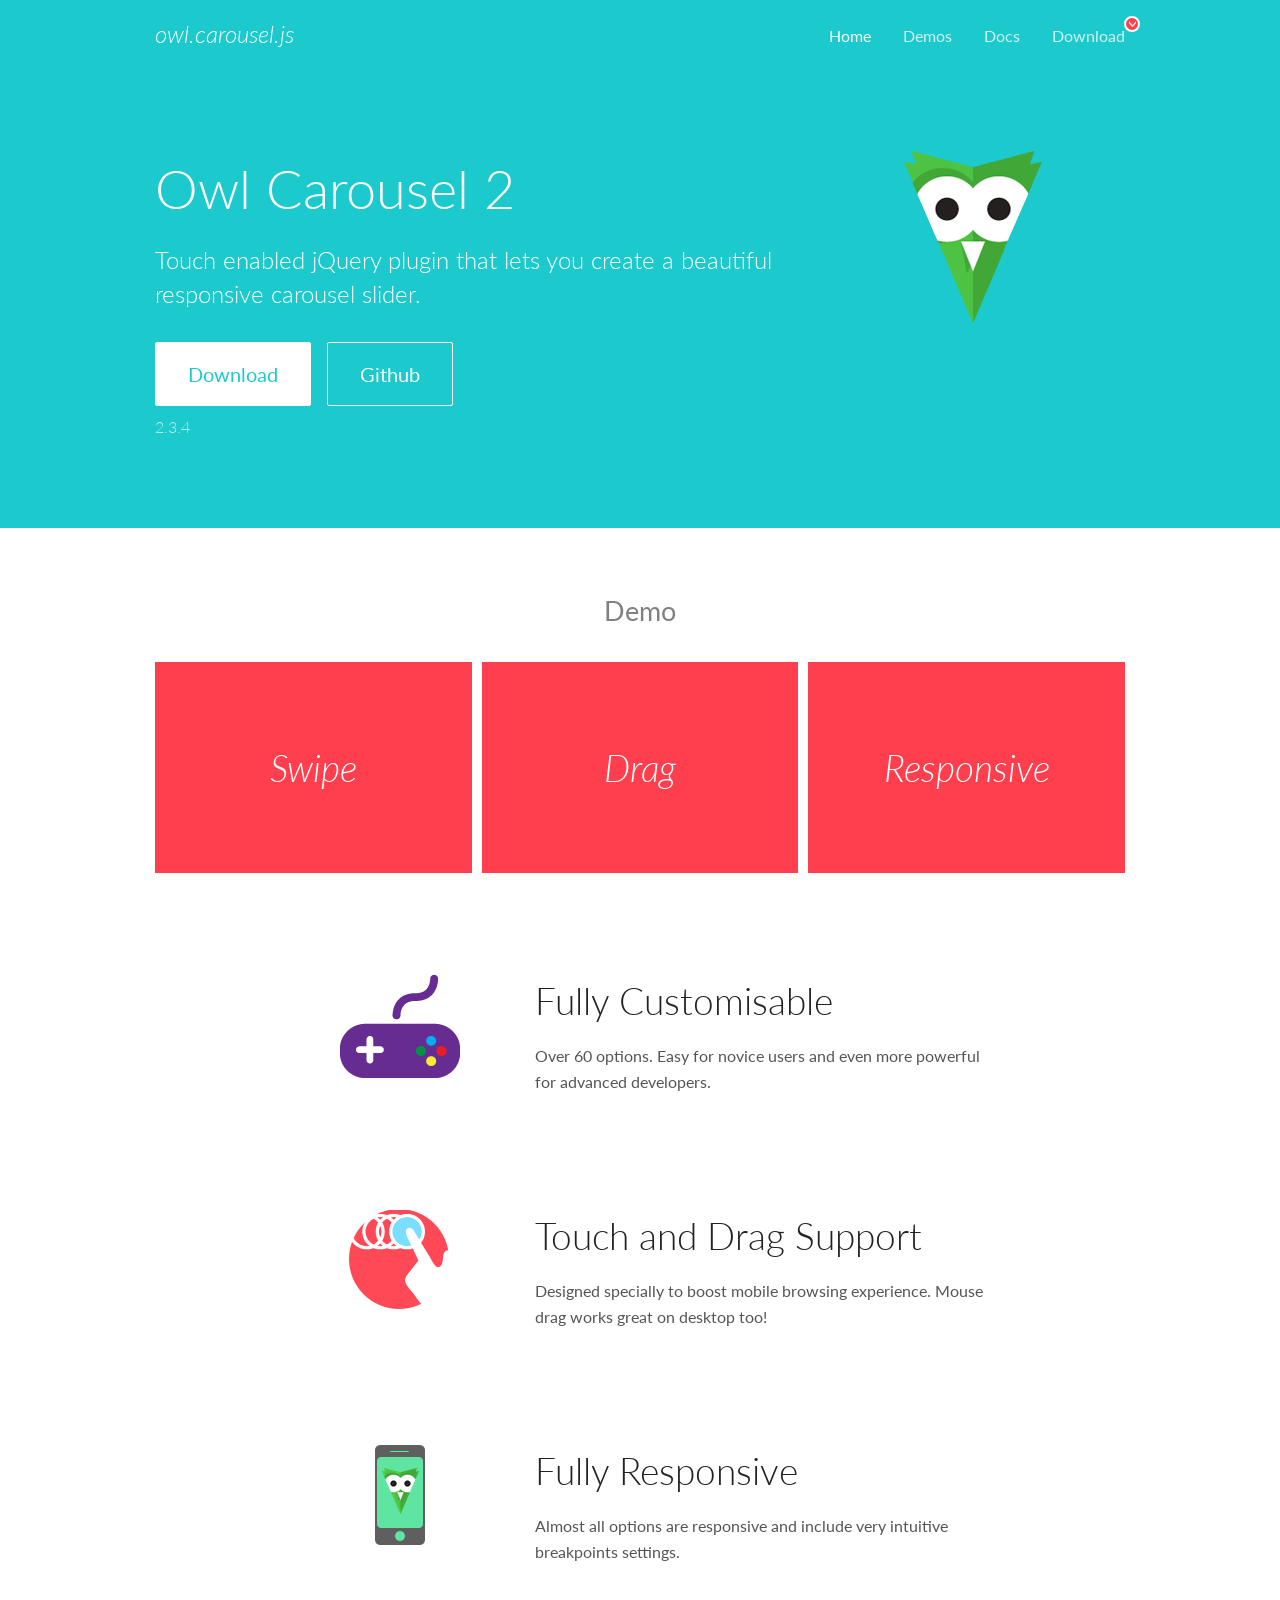
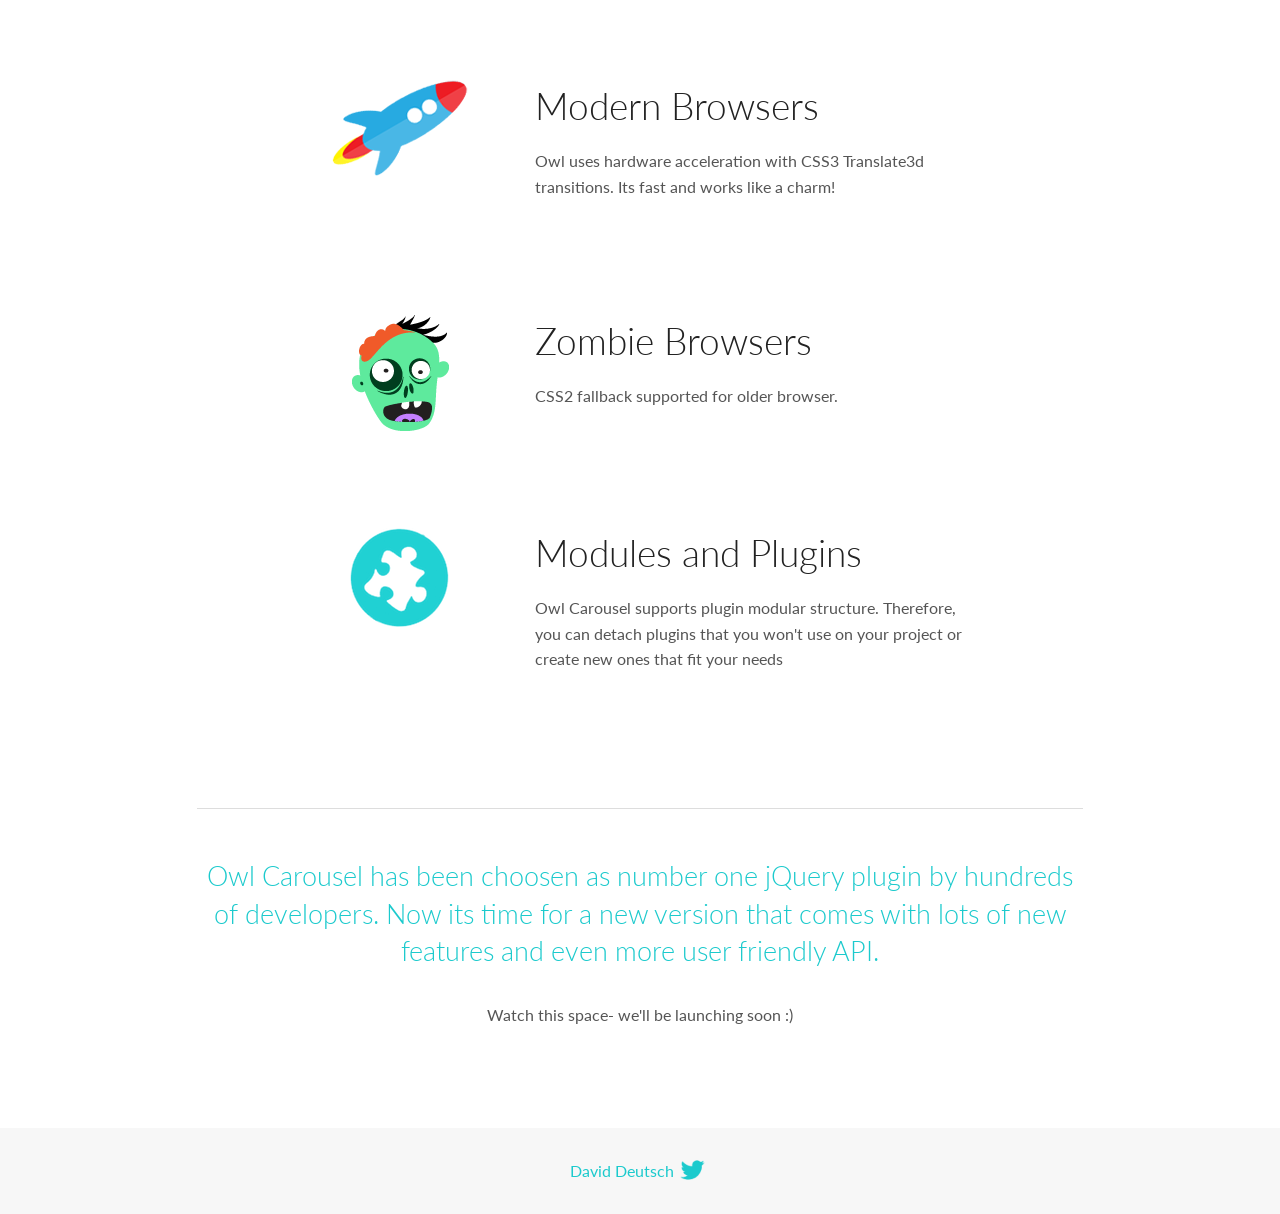
<file: COSY_AIRCONDITIONERS_PROJECT/Content/OwlCarousel2-2.3.4/docs/index.html>
<!DOCTYPE html>
<html lang="en">
  <head>

    <!-- head -->
    <meta charset="utf-8">
    <meta name="msapplication-tap-highlight" content="no" />
    <meta name="viewport" content="width=device-width, initial-scale=1.0" />
    <meta name="description" content="Touch enabled jQuery plugin that lets you create beautiful responsive carousel slider.">
    <meta name="author" content="David Deutsch">
    <title>
      Home | Owl Carousel | 2.3.4
    </title>

    <!-- Stylesheets -->
    <link href='https://fonts.googleapis.com/css?family=Lato:300,400,700,400italic,300italic' rel='stylesheet' type='text/css'>
    <link rel="stylesheet" href="assets/css/docs.theme.min.css">

    <!-- Owl Stylesheets -->
    <link rel="stylesheet" href="assets/owlcarousel/assets/owl.carousel.min.css">
    <link rel="stylesheet" href="assets/owlcarousel/assets/owl.theme.default.min.css">

    <!-- HTML5 shim and Respond.js IE8 support of HTML5 elements and media queries -->

    <!--[if lt IE 9]>
      <script src="https://oss.maxcdn.com/libs/html5shiv/3.7.0/html5shiv.js"></script>
      <script src="https://oss.maxcdn.com/libs/respond.js/1.3.0/respond.min.js"></script>
    <![endif]-->

    <!-- Favicons -->
    <link rel="apple-touch-icon-precomposed" sizes="144x144" href="assets/ico/apple-touch-icon-144-precomposed.png">
    <link rel="shortcut icon" href="assets/ico/favicon.png">
    <link rel="shortcut icon" href="favicon.ico">

    <!-- Yeah i know js should not be in header. Its required for demos.-->

    <!-- javascript -->
    <script src="assets/vendors/jquery.min.js"></script>
    <script src="assets/owlcarousel/owl.carousel.js"></script>
  </head>
  <body>

    <!-- header -->
    <header class="header">
      <div class="row">
        <div class="large-12 columns">
          <div class="brand left">
            <h3>
              <a href="/OwlCarousel2/">owl.carousel.js</a> 
            </h3>
          </div>
          <a id="toggle-nav" class="right">
            <span></span> <span></span> <span></span> 
          </a> 
          <div class="nav-bar">
            <ul class="clearfix">
              <li class="active">
                <a href="/OwlCarousel2/index.html">Home</a> 
              </li>
              <li> <a href="/OwlCarousel2/demos/demos.html">Demos</a>  </li>
              <li> <a href="/OwlCarousel2/docs/started-welcome.html">Docs</a>  </li>
              <li>
                <a href="https://github.com/OwlCarousel2/OwlCarousel2/archive/2.3.4.zip">Download</a> 
                <span class="download"></span> 
              </li>
            </ul>
          </div>
        </div>
      </div>
    </header>

    <!-- home panel -->
    <section id="hero">
      <div class="row">
        <div class="large-8 medium-8 columns">
          <h1>Owl Carousel 2</h1>
          <h4>Touch enabled jQuery plugin that lets you create a beautiful responsive carousel slider.</h4>
          <a href="https://github.com/OwlCarousel2/OwlCarousel2/archive/2.3.4.zip" class="hero-button">Download</a> 
          <a href="https://github.com/OwlCarousel2/OwlCarousel2" class="hero-button outline">Github</a> 
          <p>2.3.4</p>
        </div>
        <div class="large-4 medium-4 columns">
          <img class="owl-logo" src="assets/img/owl-logo.png" alt="mr. Owl">
        </div>
      </div>
    </section>

    <!-- body -->
    <div class="home-demo">
      <div class="row">
        <div class="large-12 columns">
          <h3>Demo</h3>
          <div class="owl-carousel">
            <div class="item">
              <h2>Swipe</h2>
            </div>
            <div class="item">
              <h2>Drag</h2>
            </div>
            <div class="item">
              <h2>Responsive</h2>
            </div>
            <div class="item">
              <h2>CSS3</h2>
            </div>
            <div class="item">
              <h2>Fast</h2>
            </div>
            <div class="item">
              <h2>Easy</h2>
            </div>
            <div class="item">
              <h2>Free</h2>
            </div>
            <div class="item">
              <h2>Upgradable</h2>
            </div>
            <div class="item">
              <h2>Tons of options</h2>
            </div>
            <div class="item">
              <h2>Infinity</h2>
            </div>
            <div class="item">
              <h2>Auto Width</h2>
            </div>
          </div>
        </div>
      </div>
    </div>
    <script>
      var owl = $('.owl-carousel');
      owl.owlCarousel({
        margin: 10,
        loop: true,
        responsive: {
          0: {
            items: 1
          },
          600: {
            items: 2
          },
          1000: {
            items: 3
          }
        }
      })
    </script>

    <!-- features -->
    <div id="features">
      <div class="row">
        <div class="small-12 medium-9 small-centered columns">
          <section class="row feature">
            <div class="medium-4 small-12 columns">
              <img src="assets/img/feature-options.png" alt="">
            </div>
            <div class="medium-8 small-12 columns">
              <h2>Fully Customisable</h2>
              <p>Over 60 options. Easy for novice users and even more powerful for advanced developers.</p>
            </div>
          </section>
          <section class="row feature">
            <div class="medium-4 small-12 columns">
              <img src="assets/img/feature-drag.png" alt="">
            </div>
            <div class="medium-8 small-12 columns">
              <h2>Touch and Drag Support</h2>
              <p>Designed specially to boost mobile browsing experience. Mouse drag works great on desktop too!</p>
            </div>
          </section>
          <section class="row feature">
            <div class="medium-4 small-12 columns">
              <img src="assets/img/feature-responsive.png" alt="">
            </div>
            <div class="medium-8 small-12 columns">
              <h2>Fully Responsive</h2>
              <p>Almost all options are responsive and include very intuitive breakpoints settings.</p>
            </div>
          </section>
          <section class="row feature">
            <div class="medium-4 small-12 columns">
              <img src="assets/img/feature-modern.png" alt="">
            </div>
            <div class="medium-8 small-12 columns">
              <h2>Modern Browsers</h2>
              <p>Owl uses hardware acceleration with CSS3 Translate3d transitions. Its fast and works like a charm! </p>
            </div>
          </section>
          <section class="row feature">
            <div class="medium-4 small-12 columns">
              <img src="assets/img/feature-zombie.png" alt="">
            </div>
            <div class="medium-8 small-12 columns">
              <h2>Zombie Browsers</h2>
              <p>CSS2 fallback supported for older browser.</p>
            </div>
          </section>
          <section class="row feature">
            <div class="medium-4 small-12 columns">
              <img src="assets/img/feature-module.png" alt="">
            </div>
            <div class="medium-8 small-12 columns">
              <h2>Modules and Plugins</h2>
              <p>Owl Carousel supports plugin modular structure. Therefore, you can detach plugins that you won&#x27;t use on your project or create new ones that fit your needs</p>
            </div>
          </section>
        </div>
      </div>
    </div>

    <!-- footer -->
    <section id="teaser-text">
      <div class="row">
        <div class="small-12 medium-11 small-centered columns">
          <hr>
          <h3 id="owl-carousel-has-been-choosen-as-number-one-jquery-plugin-by-hundreds-of-developers-now-its-time-for-a-new-version-that-comes-with-lots-of-new-features-and-even-more-user-friendly-api-">Owl Carousel has been choosen as number one jQuery plugin by hundreds of developers. Now its time for a new version that comes with lots of new features and even more user friendly API.</h3>
          <p>Watch this space- we&#39;ll be launching soon :)</p>
        </div>
      </div>
    </section>

    <!-- footer -->
    <footer class="footer">
      <div class="row">
        <div class="large-12 columns">
          <h5>
            <a href="/OwlCarousel2/docs/support-contact.html">David Deutsch</a> 
            <a id="custom-tweet-button" href="https://twitter.com/share?url=https://github.com/OwlCarousel2/OwlCarousel2&text=Owl Carousel - This is so awesome! " target="_blank"></a> 
          </h5>
        </div>
      </div>
    </footer>

    <!-- vendors -->
    <script src="assets/vendors/highlight.js"></script>
    <script src="assets/js/app.js"></script>
  </body>
</html>
</file>
